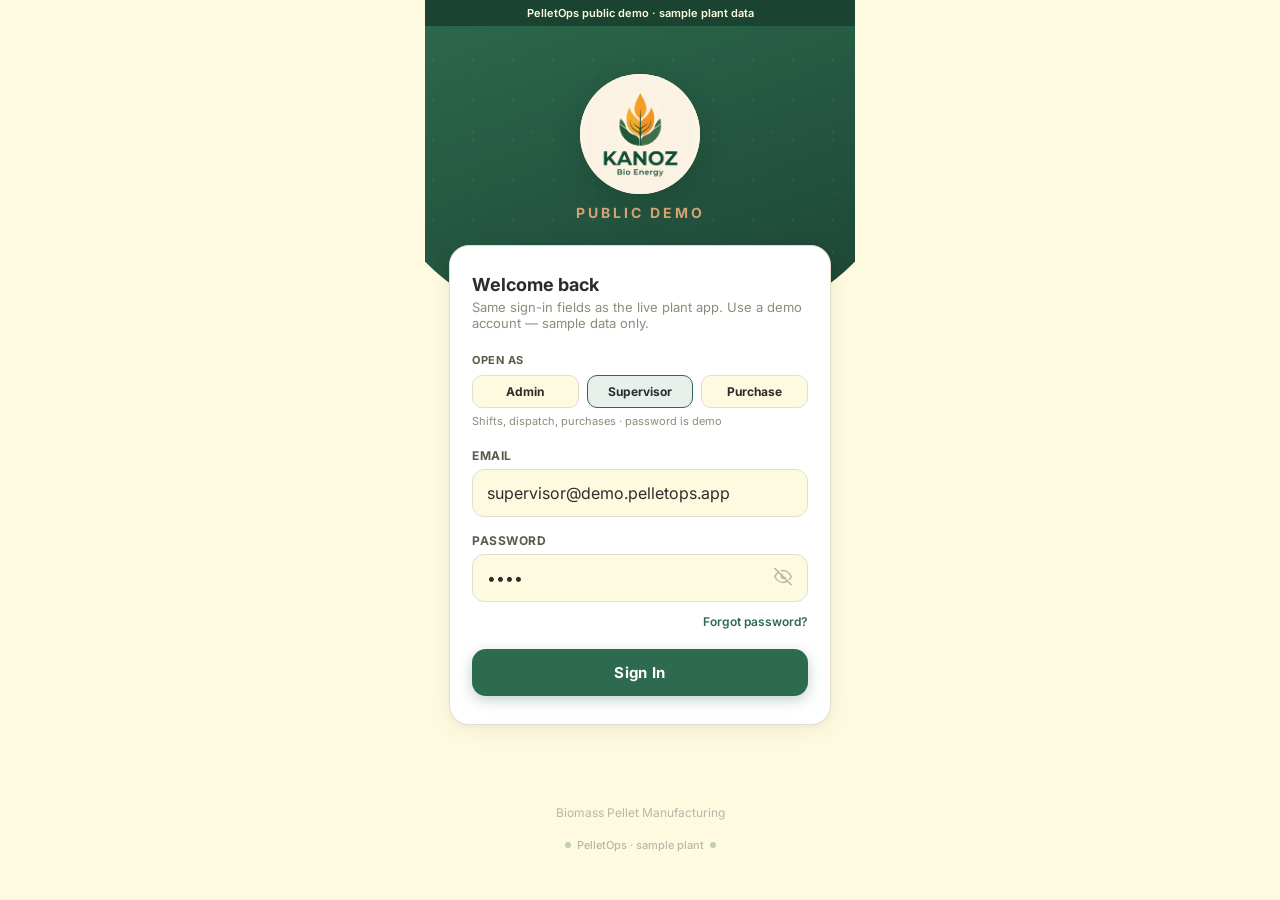
<file: pelletops-demo/index.html>
<!doctype html>
<html lang="en-IN">
  <head>
    <meta charset="UTF-8" />
    <link rel="icon" type="image/svg+xml" href="/pelletops-demo/favicon.svg" />
    <link rel="apple-touch-icon" href="/pelletops-demo/logo.png" />
    <link rel="manifest" href="/pelletops-demo/manifest.json" />
    <meta name="viewport" content="width=device-width, initial-scale=1, maximum-scale=1, user-scalable=no, viewport-fit=cover" />
    <meta name="theme-color" content="#0f1f17" />
    <meta name="apple-mobile-web-app-capable" content="yes" />
    <meta name="apple-mobile-web-app-status-bar-style" content="black-translucent" />
    <meta name="description" content="PelletOps public demo: the same plant operations screens as the live app, with sample data only." />
    <link rel="preconnect" href="https://fonts.googleapis.com" />
    <link rel="preconnect" href="https://fonts.gstatic.com" crossorigin />
    <link href="https://fonts.googleapis.com/css2?family=Inter:wght@400;500;600;700;800&display=swap" rel="stylesheet" />
    <title>PelletOps — public demo</title>
    <link rel="stylesheet" crossorigin href="/pelletops-demo/assets/style.css" />
    <script type="module">
      const demoEntry =
        location.pathname === "/demo" ||
        location.pathname === "/demo/" ||
        location.pathname === "/pelletops-demo" ||
        location.pathname === "/pelletops-demo/" ||
        location.pathname === "/pelletops-demo/index.html";
      if (demoEntry) {
        history.replaceState(null, "", "/login");
      }
      const texts = await Promise.all(
        [0, 1, 2, 3, 4, 5, 6, 7, 8, 9, 10, 11, 12, 13, 14, 15, 16, 17, 18, 19, 20, 21].map((i) =>
          fetch("/pelletops-demo/assets/app.part" + i).then((r) => {
            if (!r.ok) throw new Error("Failed to load PelletOps part " + i);
            return r.text();
          })
        )
      );
      const blob = new Blob([texts.join("")], { type: "text/javascript" });
      await import(URL.createObjectURL(blob));
    </script>
  </head>
  <body>
    <div id="root"></div>
  </body>
</html>
</file>
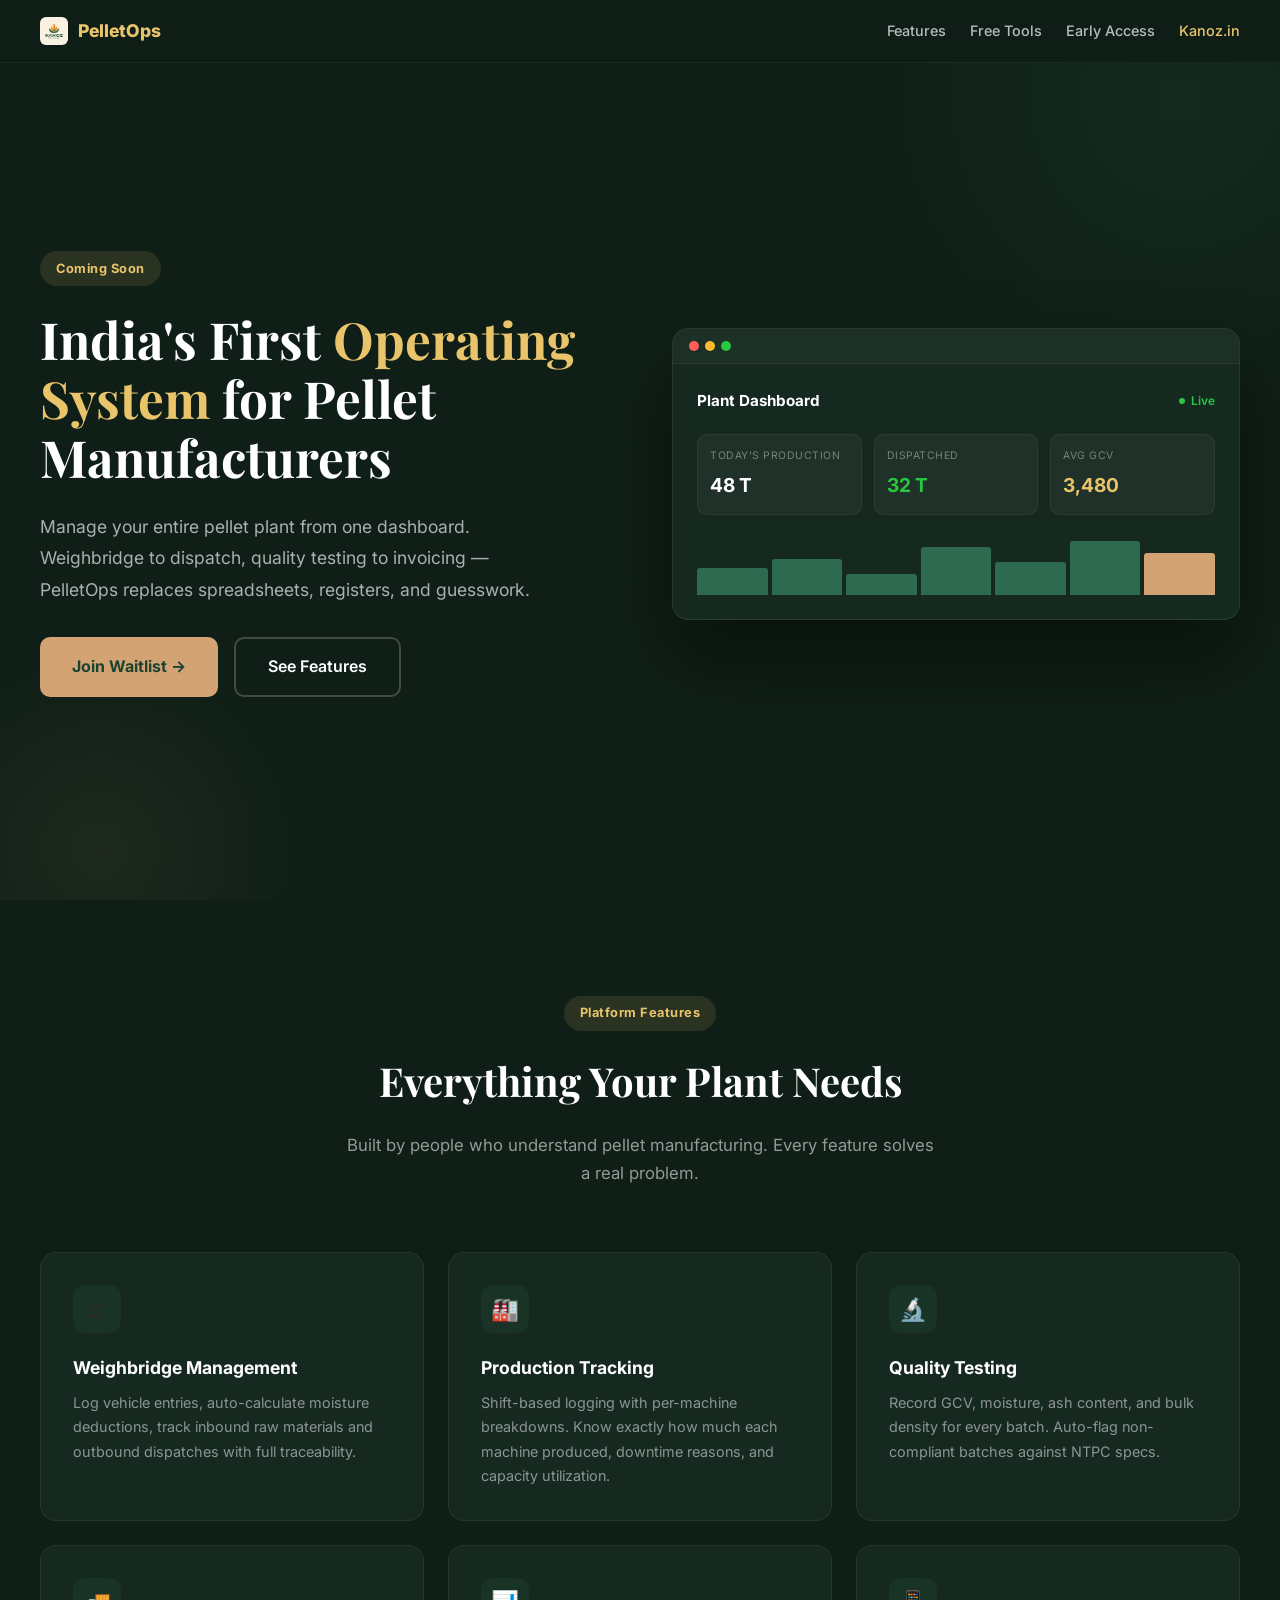
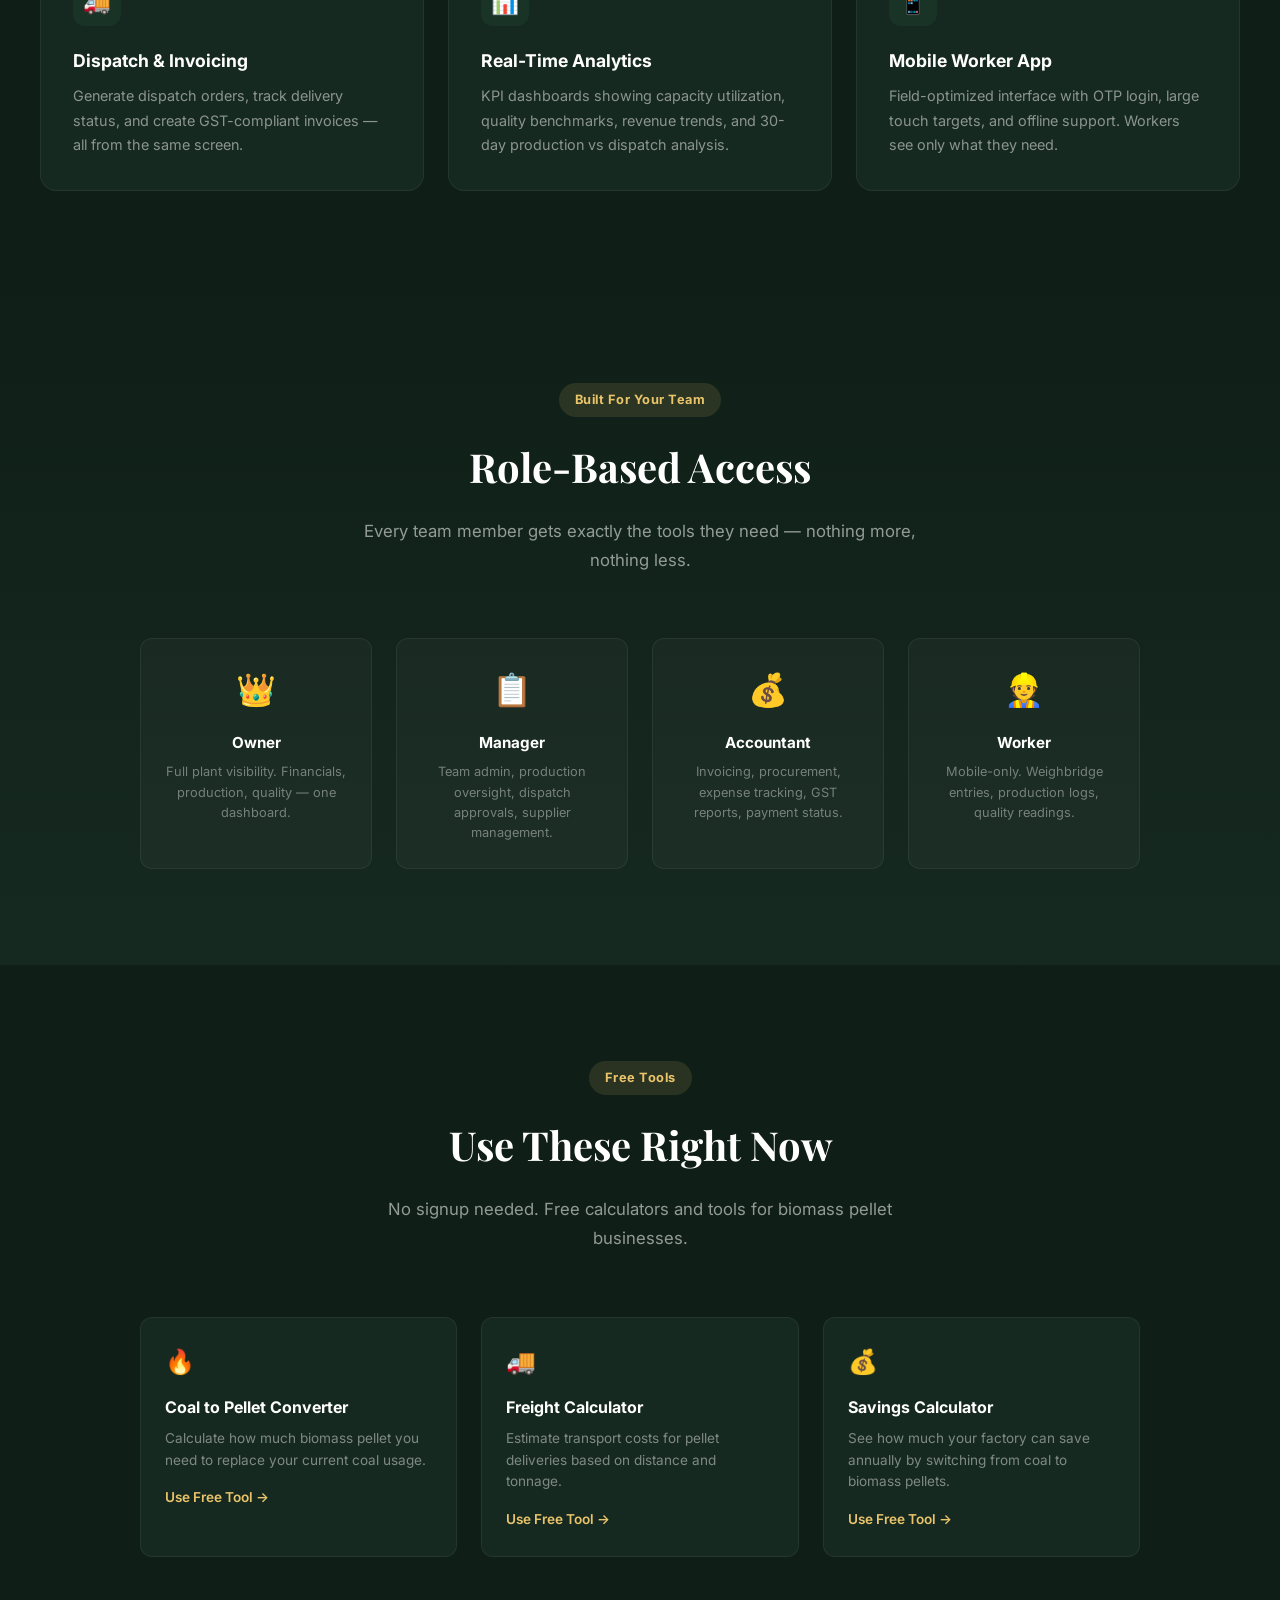
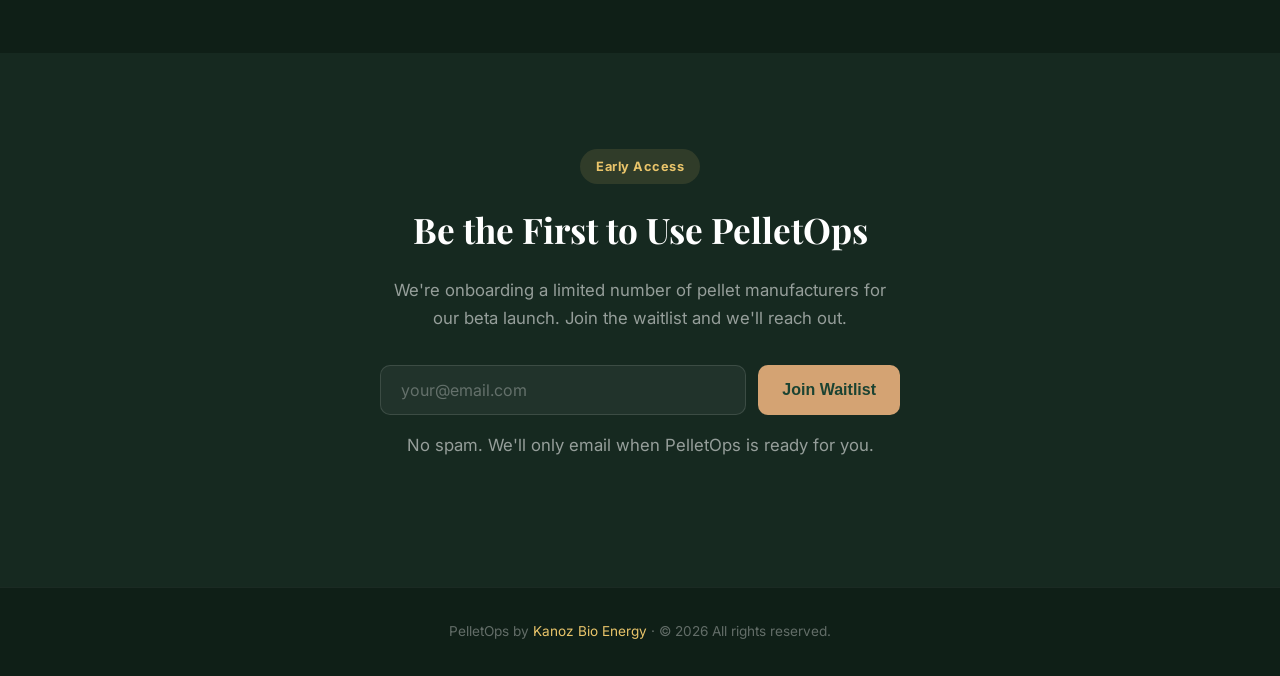
<file: portal.html>
<!DOCTYPE html>
<html lang="en">
<head>
  <!-- Google Analytics (GA4) -->
  <script async src="https://www.googletagmanager.com/gtag/js?id=G-XXXXXXXXXX"></script>
  <script>window.dataLayer=window.dataLayer||[];function gtag(){dataLayer.push(arguments);}gtag('js',new Date());gtag('config','G-XXXXXXXXXX');</script>
  <meta charset="UTF-8">
  <meta name="viewport" content="width=device-width, initial-scale=1.0, viewport-fit=cover">
  <title>PelletOps — India's First OS for Biomass Pellet Manufacturers</title>
  <meta name="description" content="PelletOps: The complete SaaS platform for biomass pellet manufacturers. Weighbridge, production, quality testing, dispatch, invoicing — all in one place.">
  <meta name="keywords" content="pellet manufacturing software, biomass pellet ERP, pellet plant management, PelletOps, biomass SaaS India">
  <meta property="og:title" content="PelletOps — India's First OS for Biomass Pellet Manufacturers">
  <meta property="og:description" content="Manage your entire pellet plant from one dashboard. Weighbridge to dispatch, quality to invoicing.">
  <meta property="og:type" content="website">
  <meta property="og:url" content="https://kanoz.in/portal.html">
  <link rel="canonical" href="https://kanoz.in/portal.html">
  <meta name="robots" content="index, follow">
  <meta name="theme-color" content="#1b4332">
  <link rel="icon" type="image/png" href="logo.png">
  <link rel="preconnect" href="https://fonts.googleapis.com">
  <link rel="preconnect" href="https://fonts.gstatic.com" crossorigin>
  <link href="https://fonts.googleapis.com/css2?family=Inter:wght@400;500;600;700;800&family=Playfair+Display:wght@600;700&display=swap" rel="stylesheet">

  <style>
    *, *::before, *::after { box-sizing: border-box; margin: 0; padding: 0; }
    :root {
      --green: #2d6a4f;
      --green-dark: #1b4332;
      --green-light: #40916c;
      --gold: #d4a373;
      --gold-light: #e9c46a;
      --cream: #fefae0;
      --cream-dark: #f5edd6;
      --white: #ffffff;
      --text: #2c2c2c;
      --text-light: #595c4a;
      --dark-bg: #0f1f17;
      --dark-card: #162920;
    }
    html { scroll-behavior: smooth; }
    body {
      font-family: 'Inter', system-ui, -apple-system, sans-serif;
      color: var(--text);
      background: var(--dark-bg);
      line-height: 1.7;
    }
    a { text-decoration: none; color: inherit; }

    /* === HEADER === */
    .po-header {
      padding: 1rem 1.5rem;
      position: fixed;
      top: 0;
      left: 0;
      right: 0;
      z-index: 100;
      background: rgba(15,31,23,0.9);
      backdrop-filter: blur(12px);
      -webkit-backdrop-filter: blur(12px);
      border-bottom: 1px solid rgba(255,255,255,0.05);
    }
    .po-header-inner {
      max-width: 1200px;
      margin: 0 auto;
      display: flex;
      align-items: center;
      justify-content: space-between;
    }
    .po-logo {
      display: flex;
      align-items: center;
      gap: 0.6rem;
      color: var(--white);
      font-weight: 700;
      font-size: 1.1rem;
    }
    .po-logo img { width: 28px; height: 28px; border-radius: 6px; }
    .po-logo span { color: var(--gold-light); font-weight: 800; }
    .po-nav { display: flex; align-items: center; gap: 1.5rem; }
    .po-nav a { color: rgba(255,255,255,0.7); font-size: 0.9rem; font-weight: 500; transition: color 0.2s; }
    .po-nav a:hover { color: var(--white); }
    .po-nav .back-link { color: var(--gold-light); }

    /* === HERO === */
    .po-hero {
      min-height: 100vh;
      min-height: 100dvh;
      display: flex;
      align-items: center;
      padding: 7rem 1.5rem 4rem;
      position: relative;
      overflow: hidden;
    }
    .po-hero::before {
      content: '';
      position: absolute;
      top: -200px;
      right: -200px;
      width: 600px;
      height: 600px;
      background: radial-gradient(circle, rgba(45,106,79,0.15) 0%, transparent 70%);
      border-radius: 50%;
    }
    .po-hero::after {
      content: '';
      position: absolute;
      bottom: -150px;
      left: -100px;
      width: 400px;
      height: 400px;
      background: radial-gradient(circle, rgba(212,163,115,0.08) 0%, transparent 70%);
      border-radius: 50%;
    }
    .po-hero-inner {
      max-width: 1200px;
      margin: 0 auto;
      display: grid;
      grid-template-columns: 1fr 1fr;
      gap: 4rem;
      align-items: center;
      position: relative;
      z-index: 1;
    }
    .po-hero-badge {
      display: inline-block;
      background: rgba(233,196,106,0.12);
      color: var(--gold-light);
      padding: 0.4rem 1rem;
      border-radius: 100px;
      font-size: 0.8rem;
      font-weight: 700;
      letter-spacing: 0.5px;
      margin-bottom: 1.5rem;
    }
    .po-hero h1 {
      font-family: 'Playfair Display', Georgia, serif;
      font-size: 3.2rem;
      color: var(--white);
      line-height: 1.15;
      margin-bottom: 1.5rem;
    }
    .po-hero h1 em {
      font-style: normal;
      color: var(--gold-light);
    }
    .po-hero-desc {
      font-size: 1.1rem;
      color: rgba(255,255,255,0.65);
      max-width: 520px;
      line-height: 1.8;
      margin-bottom: 2rem;
    }
    .po-hero-btns {
      display: flex;
      gap: 1rem;
      flex-wrap: wrap;
    }
    .btn-gold {
      display: inline-flex;
      align-items: center;
      gap: 0.5rem;
      padding: 0.875rem 2rem;
      background: var(--gold);
      color: var(--green-dark);
      border-radius: 10px;
      font-weight: 700;
      font-size: 1rem;
      transition: background 0.2s, transform 0.2s;
    }
    .btn-gold:hover { background: var(--gold-light); transform: translateY(-2px); }
    .btn-outline-light {
      display: inline-flex;
      align-items: center;
      gap: 0.5rem;
      padding: 0.875rem 2rem;
      border: 2px solid rgba(255,255,255,0.2);
      color: var(--white);
      border-radius: 10px;
      font-weight: 600;
      font-size: 1rem;
      transition: border-color 0.2s, transform 0.2s;
    }
    .btn-outline-light:hover { border-color: rgba(255,255,255,0.5); transform: translateY(-2px); }

    /* Dashboard mockup */
    .po-dashboard {
      background: var(--dark-card);
      border-radius: 16px;
      border: 1px solid rgba(255,255,255,0.08);
      overflow: hidden;
      box-shadow: 0 40px 80px rgba(0,0,0,0.4);
    }
    .po-dash-top {
      display: flex;
      gap: 6px;
      padding: 12px 16px;
      background: rgba(255,255,255,0.03);
      border-bottom: 1px solid rgba(255,255,255,0.05);
    }
    .po-dash-dot {
      width: 10px;
      height: 10px;
      border-radius: 50%;
      background: rgba(255,255,255,0.15);
    }
    .po-dash-dot:first-child { background: #ff5f57; }
    .po-dash-dot:nth-child(2) { background: #febc2e; }
    .po-dash-dot:nth-child(3) { background: #28c840; }
    .po-dash-body { padding: 1.5rem; }
    .po-dash-header {
      display: flex;
      justify-content: space-between;
      align-items: center;
      margin-bottom: 1.25rem;
    }
    .po-dash-header h3 {
      color: var(--white);
      font-size: 0.95rem;
    }
    .po-dash-live {
      display: flex;
      align-items: center;
      gap: 0.4rem;
      color: #28c840;
      font-size: 0.75rem;
      font-weight: 600;
    }
    .po-dash-live::before {
      content: '';
      width: 6px;
      height: 6px;
      border-radius: 50%;
      background: #28c840;
      animation: pulse 2s infinite;
    }
    @keyframes pulse {
      0%, 100% { opacity: 1; }
      50% { opacity: 0.4; }
    }
    .po-dash-kpis {
      display: grid;
      grid-template-columns: repeat(3, 1fr);
      gap: 0.75rem;
      margin-bottom: 1.25rem;
    }
    .po-kpi {
      background: rgba(255,255,255,0.04);
      border: 1px solid rgba(255,255,255,0.06);
      border-radius: 10px;
      padding: 0.75rem;
    }
    .po-kpi-label {
      font-size: 0.65rem;
      color: rgba(255,255,255,0.4);
      text-transform: uppercase;
      letter-spacing: 0.5px;
      margin-bottom: 0.3rem;
    }
    .po-kpi-value {
      font-size: 1.2rem;
      font-weight: 700;
      color: var(--white);
    }
    .po-kpi-value.green { color: #28c840; }
    .po-kpi-value.gold { color: var(--gold-light); }
    .po-dash-bars {
      display: flex;
      align-items: flex-end;
      gap: 4px;
      height: 60px;
    }
    .po-bar {
      flex: 1;
      border-radius: 3px 3px 0 0;
      background: var(--green);
      min-height: 8px;
      transition: height 0.3s;
    }
    .po-bar:nth-child(1) { height: 45%; }
    .po-bar:nth-child(2) { height: 60%; }
    .po-bar:nth-child(3) { height: 35%; }
    .po-bar:nth-child(4) { height: 80%; }
    .po-bar:nth-child(5) { height: 55%; }
    .po-bar:nth-child(6) { height: 90%; }
    .po-bar:nth-child(7) { height: 70%; background: var(--gold); }

    /* === FEATURES === */
    .po-features {
      padding: 6rem 1.5rem;
      background: var(--dark-bg);
    }
    .po-section-header {
      text-align: center;
      margin-bottom: 4rem;
    }
    .po-section-label {
      display: inline-block;
      background: rgba(233,196,106,0.12);
      color: var(--gold-light);
      padding: 0.4rem 1rem;
      border-radius: 100px;
      font-size: 0.8rem;
      font-weight: 700;
      letter-spacing: 0.5px;
      margin-bottom: 1rem;
    }
    .po-section-header h2 {
      font-family: 'Playfair Display', Georgia, serif;
      font-size: 2.5rem;
      color: var(--white);
      margin-bottom: 1rem;
    }
    .po-section-header p {
      color: rgba(255,255,255,0.55);
      font-size: 1.05rem;
      max-width: 600px;
      margin: 0 auto;
    }
    .po-features-grid {
      max-width: 1200px;
      margin: 0 auto;
      display: grid;
      grid-template-columns: repeat(3, 1fr);
      gap: 1.5rem;
    }
    .po-feature-card {
      background: var(--dark-card);
      border: 1px solid rgba(255,255,255,0.06);
      border-radius: 16px;
      padding: 2rem;
      transition: transform 0.3s, border-color 0.3s;
    }
    .po-feature-card:hover {
      transform: translateY(-4px);
      border-color: rgba(255,255,255,0.12);
    }
    .po-feature-icon {
      width: 48px;
      height: 48px;
      background: rgba(45,106,79,0.15);
      border-radius: 12px;
      display: flex;
      align-items: center;
      justify-content: center;
      font-size: 1.4rem;
      margin-bottom: 1.25rem;
    }
    .po-feature-card h3 {
      color: var(--white);
      font-size: 1.1rem;
      margin-bottom: 0.5rem;
    }
    .po-feature-card p {
      color: rgba(255,255,255,0.5);
      font-size: 0.9rem;
      line-height: 1.7;
    }

    /* === WHO IT'S FOR === */
    .po-audience {
      padding: 6rem 1.5rem;
      background: linear-gradient(180deg, var(--dark-bg), var(--dark-card));
    }
    .po-audience-grid {
      max-width: 1000px;
      margin: 0 auto;
      display: grid;
      grid-template-columns: repeat(4, 1fr);
      gap: 1.5rem;
    }
    .po-role-card {
      background: rgba(255,255,255,0.03);
      border: 1px solid rgba(255,255,255,0.06);
      border-radius: 12px;
      padding: 1.5rem;
      text-align: center;
    }
    .po-role-icon {
      font-size: 2rem;
      margin-bottom: 0.75rem;
    }
    .po-role-card h3 {
      color: var(--white);
      font-size: 0.95rem;
      margin-bottom: 0.4rem;
    }
    .po-role-card p {
      color: rgba(255,255,255,0.4);
      font-size: 0.8rem;
      line-height: 1.6;
    }

    /* === WAITLIST === */
    .po-waitlist {
      padding: 6rem 1.5rem;
      background: var(--dark-card);
      text-align: center;
    }
    .po-waitlist-inner {
      max-width: 520px;
      margin: 0 auto;
    }
    .po-waitlist h2 {
      font-family: 'Playfair Display', Georgia, serif;
      font-size: 2.2rem;
      color: var(--white);
      margin-bottom: 1rem;
    }
    .po-waitlist p {
      color: rgba(255,255,255,0.55);
      margin-bottom: 2rem;
      font-size: 1.05rem;
    }
    .po-waitlist-form {
      display: flex;
      gap: 0.75rem;
      margin-bottom: 1rem;
    }
    .po-waitlist-form input {
      flex: 1;
      padding: 0.875rem 1.25rem;
      border: 1.5px solid rgba(255,255,255,0.12);
      border-radius: 10px;
      background: rgba(255,255,255,0.05);
      color: var(--white);
      font-family: inherit;
      font-size: 1rem;
      outline: none;
      transition: border-color 0.2s;
    }
    .po-waitlist-form input::placeholder { color: rgba(255,255,255,0.3); }
    .po-waitlist-form input:focus { border-color: var(--gold); }
    .po-waitlist-form button {
      padding: 0.875rem 1.5rem;
      background: var(--gold);
      color: var(--green-dark);
      border: none;
      border-radius: 10px;
      font-weight: 700;
      font-size: 1rem;
      cursor: pointer;
      white-space: nowrap;
      transition: background 0.2s;
    }
    .po-waitlist-form button:hover { background: var(--gold-light); }
    .po-waitlist-note {
      color: rgba(255,255,255,0.3);
      font-size: 0.8rem;
    }

    /* === FREE TOOLS PREVIEW === */
    .po-tools {
      padding: 6rem 1.5rem;
      background: var(--dark-bg);
    }
    .po-tools-grid {
      max-width: 1000px;
      margin: 0 auto;
      display: grid;
      grid-template-columns: repeat(3, 1fr);
      gap: 1.5rem;
    }
    .po-tool-card {
      background: var(--dark-card);
      border: 1px solid rgba(255,255,255,0.06);
      border-radius: 12px;
      padding: 1.5rem;
      transition: transform 0.3s, border-color 0.3s;
    }
    .po-tool-card:hover {
      transform: translateY(-4px);
      border-color: var(--gold);
    }
    .po-tool-icon {
      font-size: 1.5rem;
      margin-bottom: 0.75rem;
    }
    .po-tool-card h3 {
      color: var(--white);
      font-size: 1rem;
      margin-bottom: 0.4rem;
    }
    .po-tool-card p {
      color: rgba(255,255,255,0.45);
      font-size: 0.85rem;
      line-height: 1.6;
      margin-bottom: 0.75rem;
    }
    .po-tool-link {
      color: var(--gold-light);
      font-weight: 600;
      font-size: 0.85rem;
    }

    /* === FOOTER === */
    .po-footer {
      background: var(--dark-bg);
      border-top: 1px solid rgba(255,255,255,0.05);
      text-align: center;
      padding: 2rem 1.5rem;
      color: rgba(255,255,255,0.35);
      font-size: 0.85rem;
    }
    .po-footer a { color: var(--gold-light); }
    .po-footer a:hover { text-decoration: underline; }

    /* === RESPONSIVE === */
    @media (max-width: 992px) {
      .po-hero-inner { grid-template-columns: 1fr; text-align: center; }
      .po-hero-desc { margin-left: auto; margin-right: auto; }
      .po-hero-btns { justify-content: center; }
      .po-dashboard { max-width: 500px; margin: 0 auto; }
      .po-features-grid { grid-template-columns: repeat(2, 1fr); }
      .po-audience-grid { grid-template-columns: repeat(2, 1fr); }
    }
    @media (max-width: 768px) {
      .po-hero h1 { font-size: 2.2rem; }
      .po-section-header h2 { font-size: 1.8rem; }
      .po-features-grid { grid-template-columns: 1fr; }
      .po-tools-grid { grid-template-columns: 1fr; }
      .po-audience-grid { grid-template-columns: 1fr 1fr; }
      .po-waitlist-form { flex-direction: column; }
      .po-nav { gap: 0.75rem; }
      .po-nav a { font-size: 0.8rem; }
      .po-dash-kpis { grid-template-columns: repeat(3, 1fr); }
    }
  </style>
</head>
<body>

  <!-- HEADER -->
  <header class="po-header">
    <div class="po-header-inner">
      <a href="portal.html" class="po-logo">
        <img src="logo.png" alt="PelletOps" width="28" height="28">
        <span>PelletOps</span>
      </a>
      <nav class="po-nav">
        <a href="#features">Features</a>
        <a href="#tools">Free Tools</a>
        <a href="#waitlist">Early Access</a>
        <a href="index.html" class="back-link">Kanoz.in</a>
      </nav>
    </div>
  </header>

  <!-- HERO -->
  <section class="po-hero">
    <div class="po-hero-inner">
      <div>
        <div class="po-hero-badge">Coming Soon</div>
        <h1>India's First <em>Operating System</em> for Pellet Manufacturers</h1>
        <p class="po-hero-desc">Manage your entire pellet plant from one dashboard. Weighbridge to dispatch, quality testing to invoicing — PelletOps replaces spreadsheets, registers, and guesswork.</p>
        <div class="po-hero-btns">
          <a href="#waitlist" class="btn-gold">Join Waitlist &rarr;</a>
          <a href="#features" class="btn-outline-light">See Features</a>
        </div>
      </div>
      <div class="po-dashboard">
        <div class="po-dash-top">
          <div class="po-dash-dot"></div>
          <div class="po-dash-dot"></div>
          <div class="po-dash-dot"></div>
        </div>
        <div class="po-dash-body">
          <div class="po-dash-header">
            <h3>Plant Dashboard</h3>
            <div class="po-dash-live">Live</div>
          </div>
          <div class="po-dash-kpis">
            <div class="po-kpi">
              <div class="po-kpi-label">Today's Production</div>
              <div class="po-kpi-value">48 T</div>
            </div>
            <div class="po-kpi">
              <div class="po-kpi-label">Dispatched</div>
              <div class="po-kpi-value green">32 T</div>
            </div>
            <div class="po-kpi">
              <div class="po-kpi-label">Avg GCV</div>
              <div class="po-kpi-value gold">3,480</div>
            </div>
          </div>
          <div class="po-dash-bars">
            <div class="po-bar"></div>
            <div class="po-bar"></div>
            <div class="po-bar"></div>
            <div class="po-bar"></div>
            <div class="po-bar"></div>
            <div class="po-bar"></div>
            <div class="po-bar"></div>
          </div>
        </div>
      </div>
    </div>
  </section>

  <!-- FEATURES -->
  <section class="po-features" id="features">
    <div class="po-section-header">
      <div class="po-section-label">Platform Features</div>
      <h2>Everything Your Plant Needs</h2>
      <p>Built by people who understand pellet manufacturing. Every feature solves a real problem.</p>
    </div>
    <div class="po-features-grid">
      <div class="po-feature-card">
        <div class="po-feature-icon">&#x2696;</div>
        <h3>Weighbridge Management</h3>
        <p>Log vehicle entries, auto-calculate moisture deductions, track inbound raw materials and outbound dispatches with full traceability.</p>
      </div>
      <div class="po-feature-card">
        <div class="po-feature-icon">&#x1F3ED;</div>
        <h3>Production Tracking</h3>
        <p>Shift-based logging with per-machine breakdowns. Know exactly how much each machine produced, downtime reasons, and capacity utilization.</p>
      </div>
      <div class="po-feature-card">
        <div class="po-feature-icon">&#x1F52C;</div>
        <h3>Quality Testing</h3>
        <p>Record GCV, moisture, ash content, and bulk density for every batch. Auto-flag non-compliant batches against NTPC specs.</p>
      </div>
      <div class="po-feature-card">
        <div class="po-feature-icon">&#x1F69A;</div>
        <h3>Dispatch & Invoicing</h3>
        <p>Generate dispatch orders, track delivery status, and create GST-compliant invoices — all from the same screen.</p>
      </div>
      <div class="po-feature-card">
        <div class="po-feature-icon">&#x1F4CA;</div>
        <h3>Real-Time Analytics</h3>
        <p>KPI dashboards showing capacity utilization, quality benchmarks, revenue trends, and 30-day production vs dispatch analysis.</p>
      </div>
      <div class="po-feature-card">
        <div class="po-feature-icon">&#x1F4F1;</div>
        <h3>Mobile Worker App</h3>
        <p>Field-optimized interface with OTP login, large touch targets, and offline support. Workers see only what they need.</p>
      </div>
    </div>
  </section>

  <!-- WHO IT'S FOR -->
  <section class="po-audience">
    <div class="po-section-header">
      <div class="po-section-label">Built For Your Team</div>
      <h2>Role-Based Access</h2>
      <p>Every team member gets exactly the tools they need — nothing more, nothing less.</p>
    </div>
    <div class="po-audience-grid">
      <div class="po-role-card">
        <div class="po-role-icon">&#x1F451;</div>
        <h3>Owner</h3>
        <p>Full plant visibility. Financials, production, quality — one dashboard.</p>
      </div>
      <div class="po-role-card">
        <div class="po-role-icon">&#x1F4CB;</div>
        <h3>Manager</h3>
        <p>Team admin, production oversight, dispatch approvals, supplier management.</p>
      </div>
      <div class="po-role-card">
        <div class="po-role-icon">&#x1F4B0;</div>
        <h3>Accountant</h3>
        <p>Invoicing, procurement, expense tracking, GST reports, payment status.</p>
      </div>
      <div class="po-role-card">
        <div class="po-role-icon">&#x1F477;</div>
        <h3>Worker</h3>
        <p>Mobile-only. Weighbridge entries, production logs, quality readings.</p>
      </div>
    </div>
  </section>

  <!-- FREE TOOLS -->
  <section class="po-tools" id="tools">
    <div class="po-section-header">
      <div class="po-section-label">Free Tools</div>
      <h2>Use These Right Now</h2>
      <p>No signup needed. Free calculators and tools for biomass pellet businesses.</p>
    </div>
    <div class="po-tools-grid">
      <a href="tools/coal-to-pellet.html" class="po-tool-card">
        <div class="po-tool-icon">&#x1F525;</div>
        <h3>Coal to Pellet Converter</h3>
        <p>Calculate how much biomass pellet you need to replace your current coal usage.</p>
        <span class="po-tool-link">Use Free Tool &rarr;</span>
      </a>
      <a href="tools/freight-calculator.html" class="po-tool-card">
        <div class="po-tool-icon">&#x1F69A;</div>
        <h3>Freight Calculator</h3>
        <p>Estimate transport costs for pellet deliveries based on distance and tonnage.</p>
        <span class="po-tool-link">Use Free Tool &rarr;</span>
      </a>
      <a href="index.html#calculator" class="po-tool-card">
        <div class="po-tool-icon">&#x1F4B0;</div>
        <h3>Savings Calculator</h3>
        <p>See how much your factory can save annually by switching from coal to biomass pellets.</p>
        <span class="po-tool-link">Use Free Tool &rarr;</span>
      </a>
    </div>
  </section>

  <!-- WAITLIST -->
  <section class="po-waitlist" id="waitlist">
    <div class="po-waitlist-inner">
      <div class="po-section-label">Early Access</div>
      <h2>Be the First to Use PelletOps</h2>
      <p>We're onboarding a limited number of pellet manufacturers for our beta launch. Join the waitlist and we'll reach out.</p>
      <form class="po-waitlist-form" action="https://formspree.io/f/xpznqkdl" method="POST">
        <input type="hidden" name="_subject" value="PelletOps Waitlist Signup">
        <input type="email" name="email" placeholder="your@email.com" required autocomplete="email">
        <button type="submit">Join Waitlist</button>
      </form>
      <p class="po-waitlist-note">No spam. We'll only email when PelletOps is ready for you.</p>
    </div>
  </section>

  <!-- FOOTER -->
  <footer class="po-footer">
    <p>PelletOps by <a href="index.html">Kanoz Bio Energy</a> &middot; &copy; 2026 All rights reserved.</p>
  </footer>

</body>
</html>
</file>
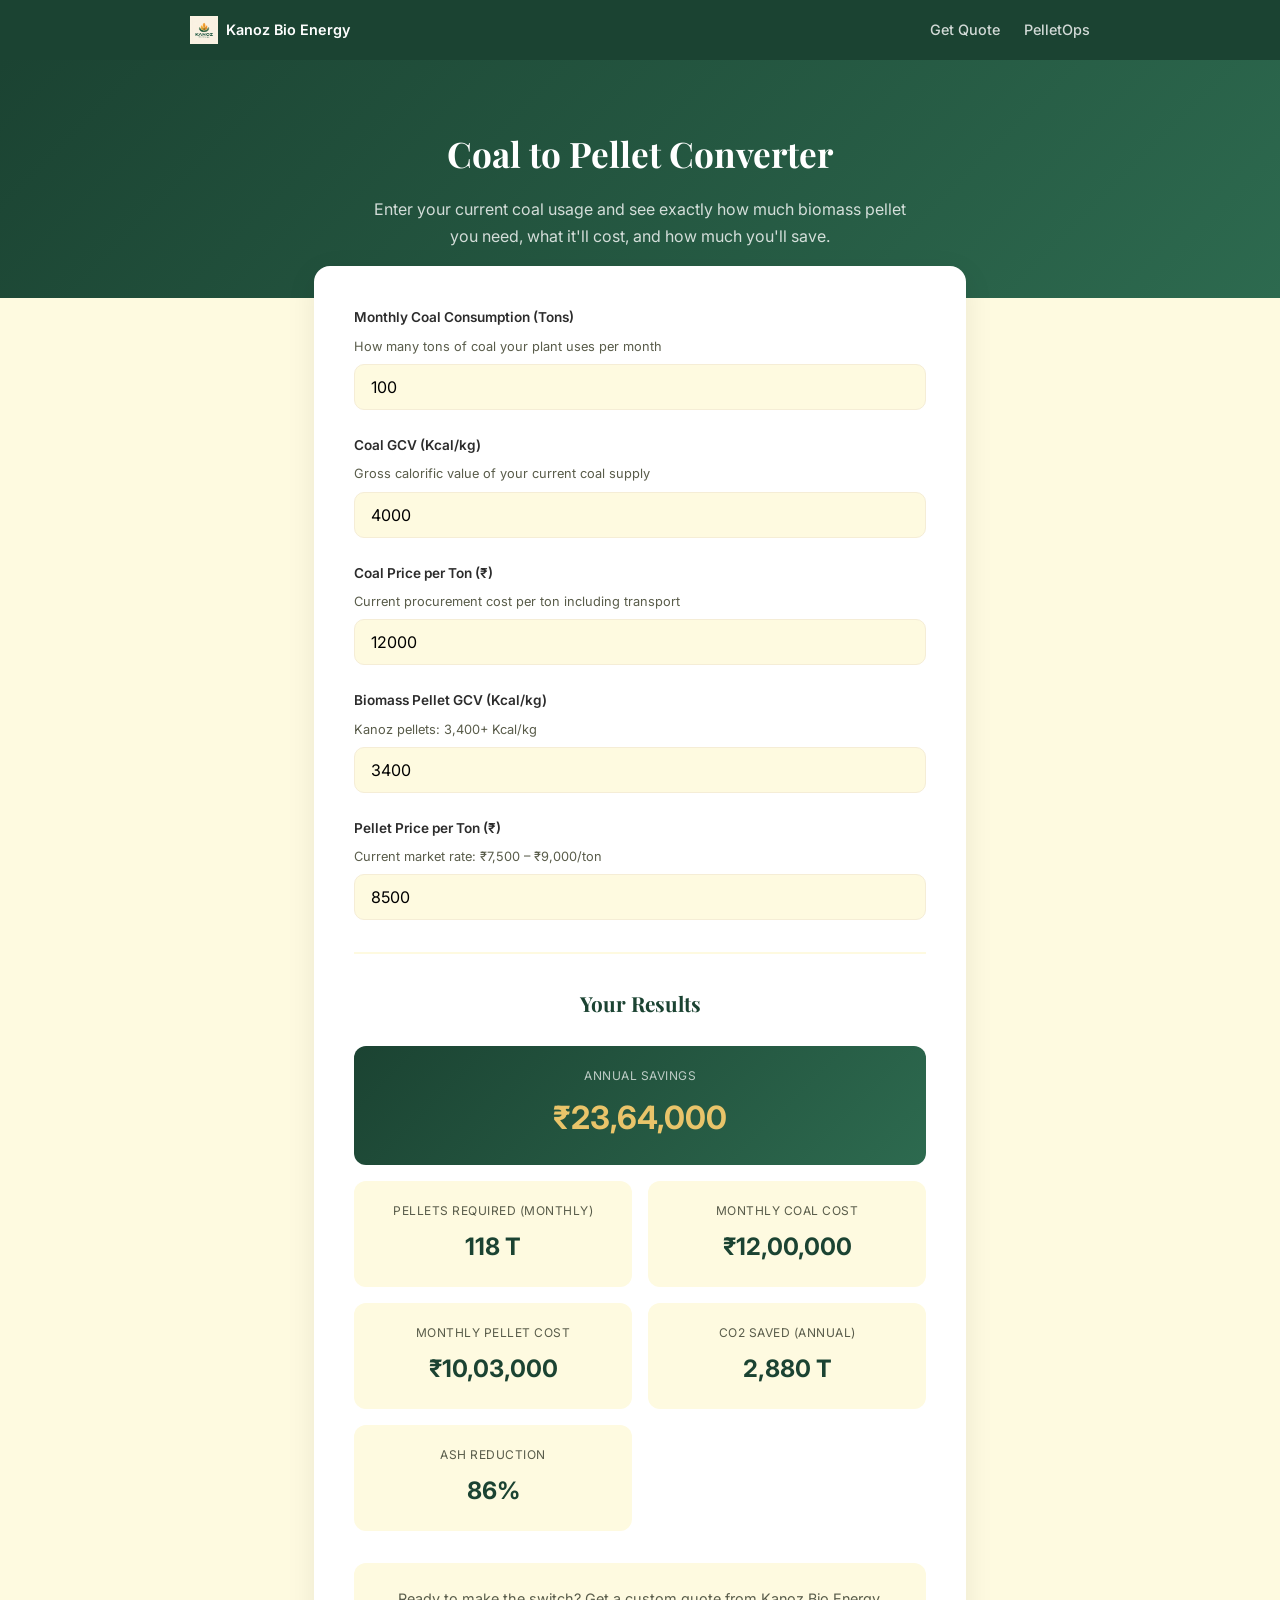
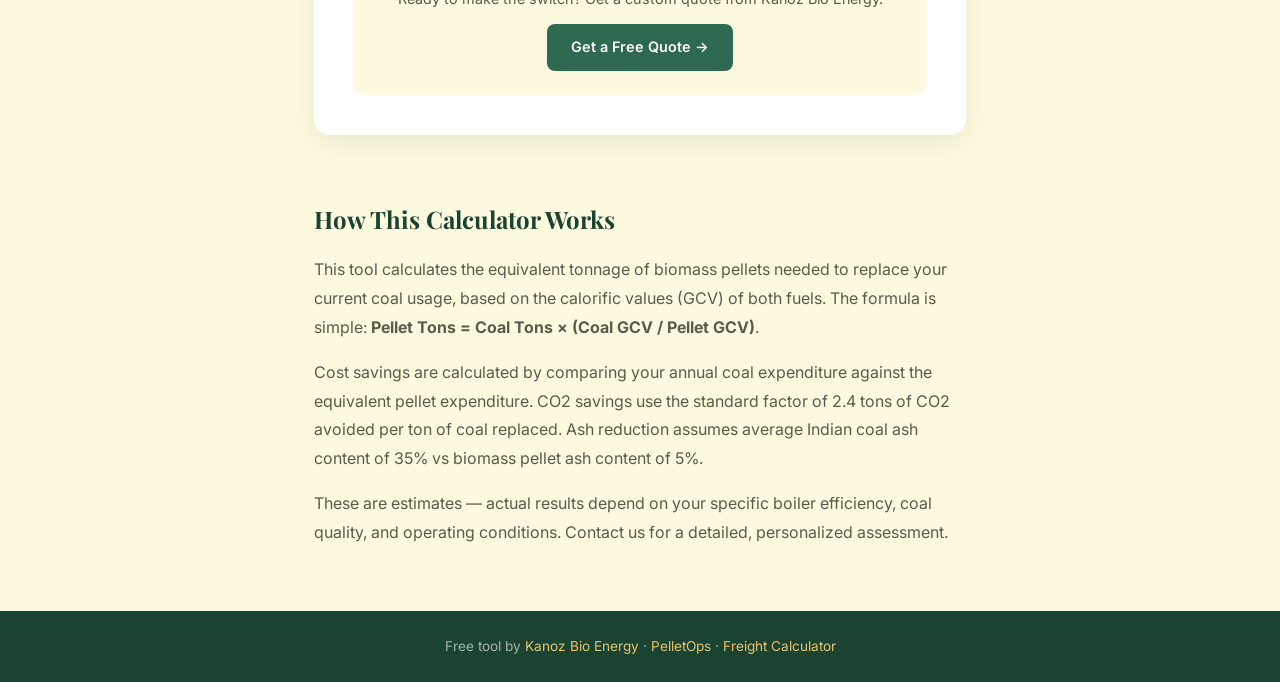
<file: tools/coal-to-pellet.html>
<!DOCTYPE html>
<html lang="en">
<head>
  <!-- Google Analytics (GA4) -->
  <script async src="https://www.googletagmanager.com/gtag/js?id=G-XXXXXXXXXX"></script>
  <script>window.dataLayer=window.dataLayer||[];function gtag(){dataLayer.push(arguments);}gtag('js',new Date());gtag('config','G-XXXXXXXXXX');</script>
  <meta charset="UTF-8">
  <meta name="viewport" content="width=device-width, initial-scale=1.0">
  <title>Coal to Pellet Converter | Free Tool — Kanoz Bio Energy</title>
  <meta name="description" content="Free calculator to convert your coal consumption to equivalent biomass pellet requirement. Compare costs, emissions, and savings instantly.">
  <meta name="keywords" content="coal to biomass pellet converter, pellet calculator, biomass replacement calculator, coal alternative India">
  <meta name="robots" content="index, follow">
  <meta name="theme-color" content="#1b4332">
  <meta property="og:title" content="Coal to Pellet Converter | Free Tool — Kanoz Bio Energy">
  <meta property="og:description" content="Free calculator to convert your coal consumption to equivalent biomass pellet requirement.">
  <meta property="og:type" content="website">
  <meta property="og:url" content="https://kanoz.in/tools/coal-to-pellet.html">
  <link rel="canonical" href="https://kanoz.in/tools/coal-to-pellet.html">
  <link rel="icon" type="image/png" href="../logo.png">
  <link href="https://fonts.googleapis.com/css2?family=Inter:wght@400;500;600;700&family=Playfair+Display:wght@600;700&display=swap" rel="stylesheet">
  <style>
    *, *::before, *::after { box-sizing: border-box; margin: 0; padding: 0; }
    :root {
      --green: #2d6a4f; --green-dark: #1b4332; --green-light: #40916c;
      --gold: #d4a373; --gold-light: #e9c46a;
      --cream: #fefae0; --cream-dark: #f5edd6;
      --white: #ffffff; --text: #2c2c2c; --text-light: #595c4a;
    }
    html { scroll-behavior: smooth; }
    body { font-family: 'Inter', system-ui, sans-serif; color: var(--text); background: var(--cream); line-height: 1.7; }
    a { text-decoration: none; color: inherit; }

    .tool-header {
      background: var(--green-dark);
      padding: 1rem 1.5rem;
    }
    .tool-header-inner {
      max-width: 900px;
      margin: 0 auto;
      display: flex;
      align-items: center;
      justify-content: space-between;
    }
    .tool-header a { color: var(--white); font-weight: 600; display: flex; align-items: center; gap: 0.5rem; font-size: 0.9rem; }
    .tool-header img { width: 28px; height: 28px; }
    .tool-header nav { display: flex; gap: 1.5rem; }
    .tool-header nav a { font-weight: 500; opacity: 0.8; }
    .tool-header nav a:hover { opacity: 1; }

    .tool-hero {
      background: linear-gradient(135deg, var(--green-dark), var(--green));
      padding: 4rem 1.5rem 3rem;
      text-align: center;
      color: var(--white);
    }
    .tool-hero h1 {
      font-family: 'Playfair Display', Georgia, serif;
      font-size: 2.2rem;
      margin-bottom: 0.75rem;
    }
    .tool-hero p { opacity: 0.8; max-width: 550px; margin: 0 auto; }

    .tool-main {
      max-width: 700px;
      margin: -2rem auto 4rem;
      padding: 0 1.5rem;
    }
    .tool-card {
      background: var(--white);
      border-radius: 16px;
      padding: 2.5rem;
      box-shadow: 0 8px 30px rgba(0,0,0,0.08);
    }
    .tool-form-group {
      margin-bottom: 1.5rem;
    }
    .tool-form-group label {
      display: block;
      font-size: 0.85rem;
      font-weight: 600;
      color: var(--text);
      margin-bottom: 0.4rem;
    }
    .tool-form-group .hint {
      font-size: 0.8rem;
      color: var(--text-light);
      margin-bottom: 0.4rem;
    }
    .tool-form-group input, .tool-form-group select {
      width: 100%;
      padding: 0.75rem 1rem;
      border: 1.5px solid var(--cream-dark);
      border-radius: 10px;
      font-family: inherit;
      font-size: 1rem;
      background: var(--cream);
      outline: none;
      transition: border-color 0.2s;
    }
    .tool-form-group input:focus, .tool-form-group select:focus {
      border-color: var(--green);
      box-shadow: 0 0 0 3px rgba(45,106,79,0.1);
    }

    .tool-results {
      margin-top: 2rem;
      padding-top: 2rem;
      border-top: 2px solid var(--cream);
    }
    .tool-results h3 {
      font-family: 'Playfair Display', Georgia, serif;
      font-size: 1.3rem;
      color: var(--green-dark);
      margin-bottom: 1.5rem;
      text-align: center;
    }
    .result-grid {
      display: grid;
      grid-template-columns: repeat(2, 1fr);
      gap: 1rem;
    }
    .result-card {
      background: var(--cream);
      border-radius: 12px;
      padding: 1.25rem;
      text-align: center;
    }
    .result-card.highlight {
      background: linear-gradient(135deg, var(--green-dark), var(--green));
      color: var(--white);
      grid-column: 1 / -1;
    }
    .result-label {
      font-size: 0.75rem;
      text-transform: uppercase;
      letter-spacing: 0.5px;
      color: var(--text-light);
      margin-bottom: 0.3rem;
    }
    .result-card.highlight .result-label { color: rgba(255,255,255,0.7); }
    .result-value {
      font-size: 1.5rem;
      font-weight: 700;
      color: var(--green-dark);
    }
    .result-card.highlight .result-value {
      color: var(--gold-light);
      font-size: 2rem;
    }

    .tool-cta {
      text-align: center;
      margin-top: 2rem;
      padding: 1.5rem;
      background: var(--cream);
      border-radius: 12px;
    }
    .tool-cta p { color: var(--text-light); font-size: 0.9rem; margin-bottom: 0.75rem; }
    .tool-cta a {
      display: inline-flex;
      align-items: center;
      gap: 0.5rem;
      padding: 0.7rem 1.5rem;
      background: var(--green);
      color: var(--white);
      border-radius: 8px;
      font-weight: 600;
      font-size: 0.9rem;
    }
    .tool-cta a:hover { background: var(--green-dark); }

    .tool-info {
      max-width: 700px;
      margin: 0 auto 4rem;
      padding: 0 1.5rem;
    }
    .tool-info h2 {
      font-family: 'Playfair Display', Georgia, serif;
      font-size: 1.5rem;
      color: var(--green-dark);
      margin-bottom: 1rem;
    }
    .tool-info p {
      color: var(--text-light);
      margin-bottom: 1rem;
      line-height: 1.8;
    }

    .tool-footer {
      background: var(--green-dark);
      color: rgba(255,255,255,0.6);
      text-align: center;
      padding: 1.5rem;
      font-size: 0.85rem;
    }
    .tool-footer a { color: var(--gold-light); }

    @media (max-width: 600px) {
      .tool-hero h1 { font-size: 1.6rem; }
      .result-grid { grid-template-columns: 1fr; }
      .result-card.highlight { grid-column: auto; }
      .tool-card { padding: 1.5rem; }
    }
  </style>
</head>
<body>

  <header class="tool-header">
    <div class="tool-header-inner">
      <a href="../index.html">
        <img src="../logo.png" alt="Kanoz" width="28" height="28">
        Kanoz Bio Energy
      </a>
      <nav>
        <a href="../index.html#contact">Get Quote</a>
        <a href="../portal.html">PelletOps</a>
      </nav>
    </div>
  </header>

  <section class="tool-hero">
    <h1>Coal to Pellet Converter</h1>
    <p>Enter your current coal usage and see exactly how much biomass pellet you need, what it'll cost, and how much you'll save.</p>
  </section>

  <main class="tool-main">
    <div class="tool-card">
      <div class="tool-form-group">
        <label for="coalTons">Monthly Coal Consumption (Tons)</label>
        <div class="hint">How many tons of coal your plant uses per month</div>
        <input type="number" id="coalTons" value="100" min="1" max="50000" placeholder="e.g. 100">
      </div>
      <div class="tool-form-group">
        <label for="coalGCV">Coal GCV (Kcal/kg)</label>
        <div class="hint">Gross calorific value of your current coal supply</div>
        <input type="number" id="coalGCV" value="4000" min="2000" max="7000" placeholder="e.g. 4000">
      </div>
      <div class="tool-form-group">
        <label for="coalPrice">Coal Price per Ton (&#8377;)</label>
        <div class="hint">Current procurement cost per ton including transport</div>
        <input type="number" id="coalPrice" value="12000" min="1000" max="50000" placeholder="e.g. 12000">
      </div>
      <div class="tool-form-group">
        <label for="pelletGCV">Biomass Pellet GCV (Kcal/kg)</label>
        <div class="hint">Kanoz pellets: 3,400+ Kcal/kg</div>
        <input type="number" id="pelletGCV" value="3400" min="2000" max="5000" placeholder="e.g. 3400">
      </div>
      <div class="tool-form-group">
        <label for="pelletPrice">Pellet Price per Ton (&#8377;)</label>
        <div class="hint">Current market rate: &#8377;7,500 – &#8377;9,000/ton</div>
        <input type="number" id="pelletPrice" value="8500" min="1000" max="30000" placeholder="e.g. 8500">
      </div>

      <div class="tool-results">
        <h3>Your Results</h3>
        <div class="result-grid">
          <div class="result-card highlight">
            <div class="result-label">Annual Savings</div>
            <div class="result-value" id="resSavings">&#8377;0</div>
          </div>
          <div class="result-card">
            <div class="result-label">Pellets Required (Monthly)</div>
            <div class="result-value" id="resPelletTons">0 T</div>
          </div>
          <div class="result-card">
            <div class="result-label">Monthly Coal Cost</div>
            <div class="result-value" id="resCoalCost">&#8377;0</div>
          </div>
          <div class="result-card">
            <div class="result-label">Monthly Pellet Cost</div>
            <div class="result-value" id="resPelletCost">&#8377;0</div>
          </div>
          <div class="result-card">
            <div class="result-label">CO2 Saved (Annual)</div>
            <div class="result-value" id="resCO2">0 T</div>
          </div>
          <div class="result-card">
            <div class="result-label">Ash Reduction</div>
            <div class="result-value" id="resAsh">0%</div>
          </div>
        </div>
      </div>

      <div class="tool-cta">
        <p>Ready to make the switch? Get a custom quote from Kanoz Bio Energy.</p>
        <a href="../index.html#contact">Get a Free Quote &rarr;</a>
      </div>
    </div>
  </main>

  <section class="tool-info">
    <h2>How This Calculator Works</h2>
    <p>This tool calculates the equivalent tonnage of biomass pellets needed to replace your current coal usage, based on the calorific values (GCV) of both fuels. The formula is simple: <strong>Pellet Tons = Coal Tons × (Coal GCV / Pellet GCV)</strong>.</p>
    <p>Cost savings are calculated by comparing your annual coal expenditure against the equivalent pellet expenditure. CO2 savings use the standard factor of 2.4 tons of CO2 avoided per ton of coal replaced. Ash reduction assumes average Indian coal ash content of 35% vs biomass pellet ash content of 5%.</p>
    <p>These are estimates — actual results depend on your specific boiler efficiency, coal quality, and operating conditions. Contact us for a detailed, personalized assessment.</p>
  </section>

  <footer class="tool-footer">
    <p>Free tool by <a href="../index.html">Kanoz Bio Energy</a> &middot; <a href="../portal.html">PelletOps</a> &middot; <a href="freight-calculator.html">Freight Calculator</a></p>
  </footer>

  <script>
  (function() {
    var fields = ['coalTons', 'coalGCV', 'coalPrice', 'pelletGCV', 'pelletPrice'];

    function calculate() {
      var coalTons = parseFloat(document.getElementById('coalTons').value) || 0;
      var coalGCV = parseFloat(document.getElementById('coalGCV').value) || 0;
      var coalPrice = parseFloat(document.getElementById('coalPrice').value) || 0;
      var pelletGCV = parseFloat(document.getElementById('pelletGCV').value) || 1;
      var pelletPrice = parseFloat(document.getElementById('pelletPrice').value) || 0;

      var pelletTons = Math.round(coalTons * (coalGCV / pelletGCV));
      var monthlyCoalCost = coalTons * coalPrice;
      var monthlyPelletCost = pelletTons * pelletPrice;
      var annualSavings = (monthlyCoalCost - monthlyPelletCost) * 12;
      var annualCO2 = Math.round(coalTons * 2.4 * 12);
      var ashReduction = Math.round((1 - 5 / 35) * 100);

      document.getElementById('resPelletTons').textContent = pelletTons.toLocaleString('en-IN') + ' T';
      document.getElementById('resCoalCost').textContent = '\u20B9' + monthlyCoalCost.toLocaleString('en-IN');
      document.getElementById('resPelletCost').textContent = '\u20B9' + monthlyPelletCost.toLocaleString('en-IN');
      document.getElementById('resSavings').textContent = '\u20B9' + Math.max(0, annualSavings).toLocaleString('en-IN');
      document.getElementById('resCO2').textContent = annualCO2.toLocaleString('en-IN') + ' T';
      document.getElementById('resAsh').textContent = ashReduction + '%';
    }

    fields.forEach(function(id) {
      document.getElementById(id).addEventListener('input', calculate);
    });

    calculate();
  })();
  </script>

</body>
</html>
</file>
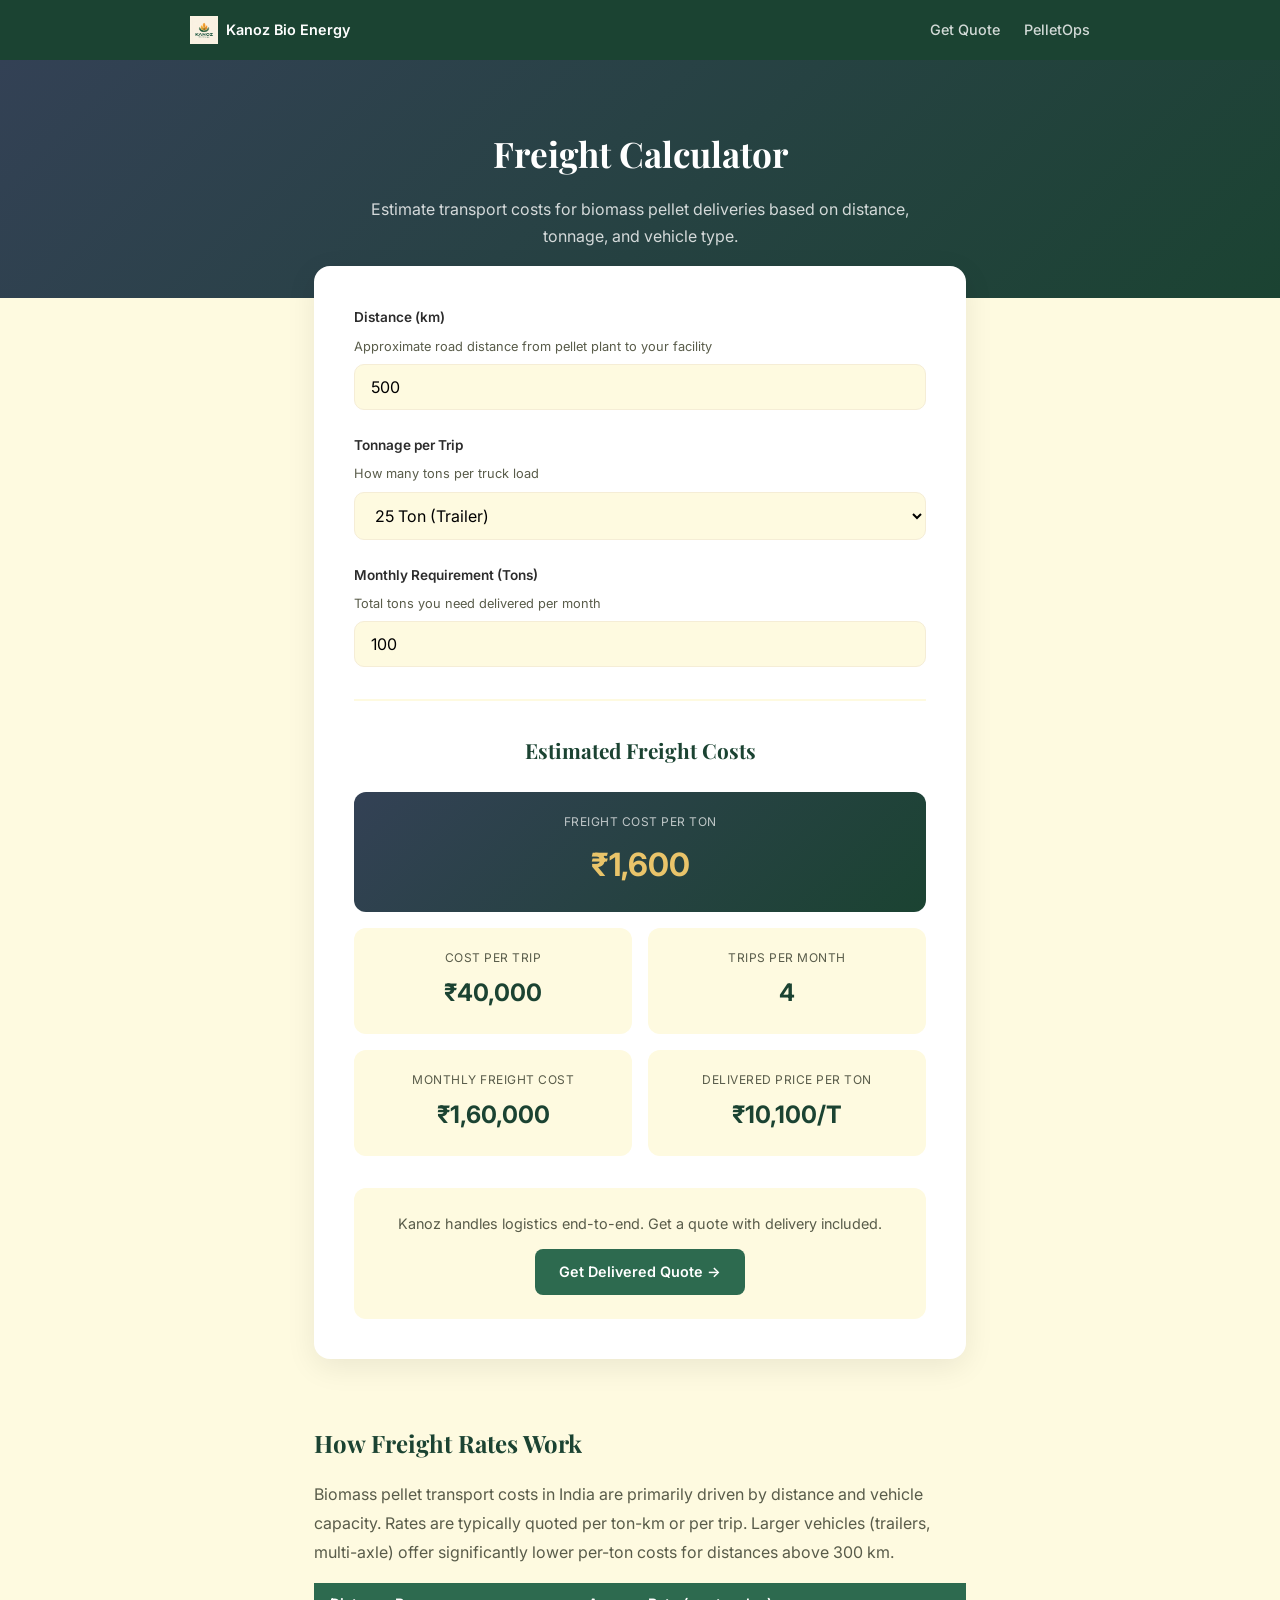
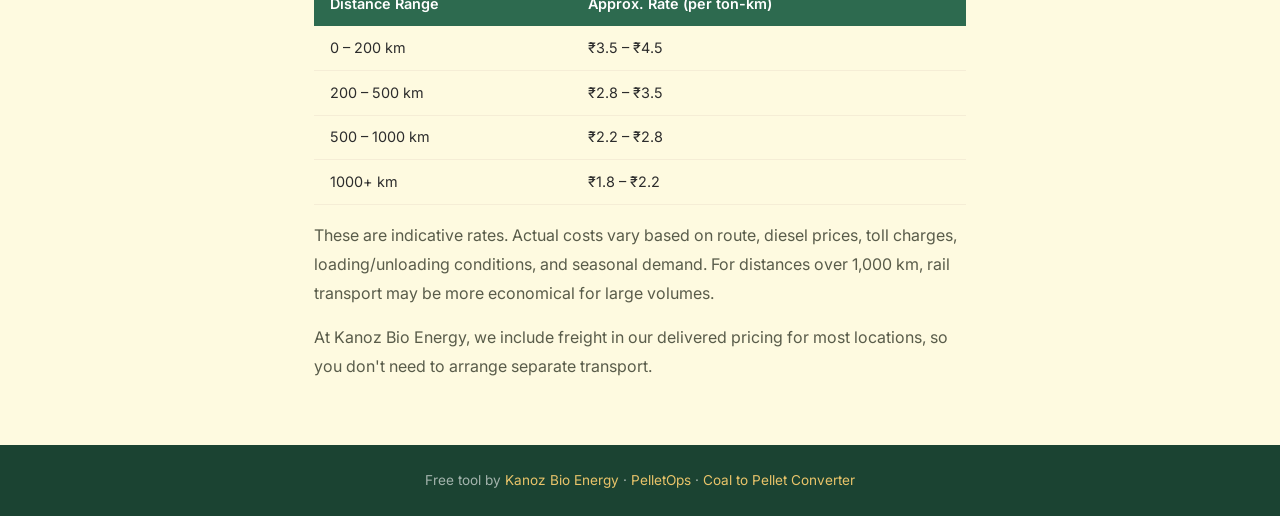
<file: tools/freight-calculator.html>
<!DOCTYPE html>
<html lang="en">
<head>
  <!-- Google Analytics (GA4) -->
  <script async src="https://www.googletagmanager.com/gtag/js?id=G-XXXXXXXXXX"></script>
  <script>window.dataLayer=window.dataLayer||[];function gtag(){dataLayer.push(arguments);}gtag('js',new Date());gtag('config','G-XXXXXXXXXX');</script>
  <meta charset="UTF-8">
  <meta name="viewport" content="width=device-width, initial-scale=1.0">
  <title>Biomass Pellet Freight Calculator | Free Tool — Kanoz Bio Energy</title>
  <meta name="description" content="Free freight cost estimator for biomass pellet deliveries across India. Calculate transport costs based on distance, tonnage, and truck type.">
  <meta name="keywords" content="biomass pellet freight cost, pellet transport calculator, biomass delivery cost India">
  <meta name="robots" content="index, follow">
  <meta name="theme-color" content="#1b4332">
  <meta property="og:title" content="Biomass Pellet Freight Calculator | Free Tool — Kanoz Bio Energy">
  <meta property="og:description" content="Free freight cost estimator for biomass pellet deliveries across India.">
  <meta property="og:type" content="website">
  <meta property="og:url" content="https://kanoz.in/tools/freight-calculator.html">
  <link rel="canonical" href="https://kanoz.in/tools/freight-calculator.html">
  <link rel="icon" type="image/png" href="../logo.png">
  <link href="https://fonts.googleapis.com/css2?family=Inter:wght@400;500;600;700&family=Playfair+Display:wght@600;700&display=swap" rel="stylesheet">
  <style>
    *, *::before, *::after { box-sizing: border-box; margin: 0; padding: 0; }
    :root {
      --green: #2d6a4f; --green-dark: #1b4332; --green-light: #40916c;
      --gold: #d4a373; --gold-light: #e9c46a;
      --cream: #fefae0; --cream-dark: #f5edd6;
      --white: #ffffff; --text: #2c2c2c; --text-light: #595c4a;
    }
    html { scroll-behavior: smooth; }
    body { font-family: 'Inter', system-ui, sans-serif; color: var(--text); background: var(--cream); line-height: 1.7; }
    a { text-decoration: none; color: inherit; }

    .tool-header {
      background: var(--green-dark);
      padding: 1rem 1.5rem;
    }
    .tool-header-inner {
      max-width: 900px;
      margin: 0 auto;
      display: flex;
      align-items: center;
      justify-content: space-between;
    }
    .tool-header a { color: var(--white); font-weight: 600; display: flex; align-items: center; gap: 0.5rem; font-size: 0.9rem; }
    .tool-header img { width: 28px; height: 28px; }
    .tool-header nav { display: flex; gap: 1.5rem; }
    .tool-header nav a { font-weight: 500; opacity: 0.8; }
    .tool-header nav a:hover { opacity: 1; }

    .tool-hero {
      background: linear-gradient(135deg, #334155, #1b4332);
      padding: 4rem 1.5rem 3rem;
      text-align: center;
      color: var(--white);
    }
    .tool-hero h1 {
      font-family: 'Playfair Display', Georgia, serif;
      font-size: 2.2rem;
      margin-bottom: 0.75rem;
    }
    .tool-hero p { opacity: 0.8; max-width: 550px; margin: 0 auto; }

    .tool-main {
      max-width: 700px;
      margin: -2rem auto 4rem;
      padding: 0 1.5rem;
    }
    .tool-card {
      background: var(--white);
      border-radius: 16px;
      padding: 2.5rem;
      box-shadow: 0 8px 30px rgba(0,0,0,0.08);
    }
    .tool-form-group {
      margin-bottom: 1.5rem;
    }
    .tool-form-group label {
      display: block;
      font-size: 0.85rem;
      font-weight: 600;
      color: var(--text);
      margin-bottom: 0.4rem;
    }
    .tool-form-group .hint {
      font-size: 0.8rem;
      color: var(--text-light);
      margin-bottom: 0.4rem;
    }
    .tool-form-group input, .tool-form-group select {
      width: 100%;
      padding: 0.75rem 1rem;
      border: 1.5px solid var(--cream-dark);
      border-radius: 10px;
      font-family: inherit;
      font-size: 1rem;
      background: var(--cream);
      outline: none;
      transition: border-color 0.2s;
    }
    .tool-form-group input:focus, .tool-form-group select:focus {
      border-color: var(--green);
      box-shadow: 0 0 0 3px rgba(45,106,79,0.1);
    }

    .tool-results {
      margin-top: 2rem;
      padding-top: 2rem;
      border-top: 2px solid var(--cream);
    }
    .tool-results h3 {
      font-family: 'Playfair Display', Georgia, serif;
      font-size: 1.3rem;
      color: var(--green-dark);
      margin-bottom: 1.5rem;
      text-align: center;
    }
    .result-grid {
      display: grid;
      grid-template-columns: repeat(2, 1fr);
      gap: 1rem;
    }
    .result-card {
      background: var(--cream);
      border-radius: 12px;
      padding: 1.25rem;
      text-align: center;
    }
    .result-card.highlight {
      background: linear-gradient(135deg, #334155, #1b4332);
      color: var(--white);
      grid-column: 1 / -1;
    }
    .result-label {
      font-size: 0.75rem;
      text-transform: uppercase;
      letter-spacing: 0.5px;
      color: var(--text-light);
      margin-bottom: 0.3rem;
    }
    .result-card.highlight .result-label { color: rgba(255,255,255,0.7); }
    .result-value {
      font-size: 1.5rem;
      font-weight: 700;
      color: var(--green-dark);
    }
    .result-card.highlight .result-value {
      color: var(--gold-light);
      font-size: 2rem;
    }

    .tool-cta {
      text-align: center;
      margin-top: 2rem;
      padding: 1.5rem;
      background: var(--cream);
      border-radius: 12px;
    }
    .tool-cta p { color: var(--text-light); font-size: 0.9rem; margin-bottom: 0.75rem; }
    .tool-cta a {
      display: inline-flex;
      align-items: center;
      gap: 0.5rem;
      padding: 0.7rem 1.5rem;
      background: var(--green);
      color: var(--white);
      border-radius: 8px;
      font-weight: 600;
      font-size: 0.9rem;
    }
    .tool-cta a:hover { background: var(--green-dark); }

    .tool-info {
      max-width: 700px;
      margin: 0 auto 4rem;
      padding: 0 1.5rem;
    }
    .tool-info h2 {
      font-family: 'Playfair Display', Georgia, serif;
      font-size: 1.5rem;
      color: var(--green-dark);
      margin-bottom: 1rem;
    }
    .tool-info p {
      color: var(--text-light);
      margin-bottom: 1rem;
      line-height: 1.8;
    }
    .rate-table {
      width: 100%;
      border-collapse: collapse;
      margin: 1rem 0;
      font-size: 0.9rem;
    }
    .rate-table th {
      background: var(--green);
      color: var(--white);
      padding: 0.6rem 1rem;
      text-align: left;
      font-weight: 600;
    }
    .rate-table td {
      padding: 0.6rem 1rem;
      border-bottom: 1px solid var(--cream-dark);
    }
    .rate-table tr:nth-child(even) { background: var(--cream); }

    .tool-footer {
      background: var(--green-dark);
      color: rgba(255,255,255,0.6);
      text-align: center;
      padding: 1.5rem;
      font-size: 0.85rem;
    }
    .tool-footer a { color: var(--gold-light); }

    @media (max-width: 600px) {
      .tool-hero h1 { font-size: 1.6rem; }
      .result-grid { grid-template-columns: 1fr; }
      .result-card.highlight { grid-column: auto; }
      .tool-card { padding: 1.5rem; }
    }
  </style>
</head>
<body>

  <header class="tool-header">
    <div class="tool-header-inner">
      <a href="../index.html">
        <img src="../logo.png" alt="Kanoz" width="28" height="28">
        Kanoz Bio Energy
      </a>
      <nav>
        <a href="../index.html#contact">Get Quote</a>
        <a href="../portal.html">PelletOps</a>
      </nav>
    </div>
  </header>

  <section class="tool-hero">
    <h1>Freight Calculator</h1>
    <p>Estimate transport costs for biomass pellet deliveries based on distance, tonnage, and vehicle type.</p>
  </section>

  <main class="tool-main">
    <div class="tool-card">
      <div class="tool-form-group">
        <label for="distance">Distance (km)</label>
        <div class="hint">Approximate road distance from pellet plant to your facility</div>
        <input type="number" id="distance" value="500" min="10" max="5000" placeholder="e.g. 500">
      </div>
      <div class="tool-form-group">
        <label for="tonnage">Tonnage per Trip</label>
        <div class="hint">How many tons per truck load</div>
        <select id="tonnage">
          <option value="9">9 Ton (Mini Truck / Eicher)</option>
          <option value="16">16 Ton (10-Wheeler)</option>
          <option value="21">21 Ton (12-Wheeler)</option>
          <option value="25" selected>25 Ton (Trailer)</option>
          <option value="30">30 Ton (Multi-Axle)</option>
        </select>
      </div>
      <div class="tool-form-group">
        <label for="monthlyTons">Monthly Requirement (Tons)</label>
        <div class="hint">Total tons you need delivered per month</div>
        <input type="number" id="monthlyTons" value="100" min="1" max="50000" placeholder="e.g. 100">
      </div>

      <div class="tool-results">
        <h3>Estimated Freight Costs</h3>
        <div class="result-grid">
          <div class="result-card highlight">
            <div class="result-label">Freight Cost per Ton</div>
            <div class="result-value" id="resCostPerTon">&#8377;0</div>
          </div>
          <div class="result-card">
            <div class="result-label">Cost per Trip</div>
            <div class="result-value" id="resCostPerTrip">&#8377;0</div>
          </div>
          <div class="result-card">
            <div class="result-label">Trips per Month</div>
            <div class="result-value" id="resTrips">0</div>
          </div>
          <div class="result-card">
            <div class="result-label">Monthly Freight Cost</div>
            <div class="result-value" id="resMonthlyCost">&#8377;0</div>
          </div>
          <div class="result-card">
            <div class="result-label">Delivered Price per Ton</div>
            <div class="result-value" id="resDeliveredPrice">&#8377;0</div>
          </div>
        </div>
      </div>

      <div class="tool-cta">
        <p>Kanoz handles logistics end-to-end. Get a quote with delivery included.</p>
        <a href="../index.html#contact">Get Delivered Quote &rarr;</a>
      </div>
    </div>
  </main>

  <section class="tool-info">
    <h2>How Freight Rates Work</h2>
    <p>Biomass pellet transport costs in India are primarily driven by distance and vehicle capacity. Rates are typically quoted per ton-km or per trip. Larger vehicles (trailers, multi-axle) offer significantly lower per-ton costs for distances above 300 km.</p>

    <table class="rate-table">
      <thead>
        <tr>
          <th>Distance Range</th>
          <th>Approx. Rate (per ton-km)</th>
        </tr>
      </thead>
      <tbody>
        <tr><td>0 – 200 km</td><td>&#8377;3.5 – &#8377;4.5</td></tr>
        <tr><td>200 – 500 km</td><td>&#8377;2.8 – &#8377;3.5</td></tr>
        <tr><td>500 – 1000 km</td><td>&#8377;2.2 – &#8377;2.8</td></tr>
        <tr><td>1000+ km</td><td>&#8377;1.8 – &#8377;2.2</td></tr>
      </tbody>
    </table>

    <p>These are indicative rates. Actual costs vary based on route, diesel prices, toll charges, loading/unloading conditions, and seasonal demand. For distances over 1,000 km, rail transport may be more economical for large volumes.</p>
    <p>At Kanoz Bio Energy, we include freight in our delivered pricing for most locations, so you don't need to arrange separate transport.</p>
  </section>

  <footer class="tool-footer">
    <p>Free tool by <a href="../index.html">Kanoz Bio Energy</a> &middot; <a href="../portal.html">PelletOps</a> &middot; <a href="coal-to-pellet.html">Coal to Pellet Converter</a></p>
  </footer>

  <script>
  (function() {
    var PELLET_BASE_PRICE = 8500;

    function getRate(distance) {
      if (distance <= 200) return 4.0;
      if (distance <= 500) return 3.2;
      if (distance <= 1000) return 2.5;
      return 2.0;
    }

    function calculate() {
      var distance = parseFloat(document.getElementById('distance').value) || 0;
      var tonnage = parseFloat(document.getElementById('tonnage').value) || 25;
      var monthlyTons = parseFloat(document.getElementById('monthlyTons').value) || 0;

      var rate = getRate(distance);
      var costPerTon = Math.round(rate * distance);
      var costPerTrip = Math.round(costPerTon * tonnage);
      var tripsPerMonth = Math.ceil(monthlyTons / tonnage);
      var monthlyCost = costPerTrip * tripsPerMonth;
      var deliveredPrice = PELLET_BASE_PRICE + costPerTon;

      document.getElementById('resCostPerTon').textContent = '\u20B9' + costPerTon.toLocaleString('en-IN');
      document.getElementById('resCostPerTrip').textContent = '\u20B9' + costPerTrip.toLocaleString('en-IN');
      document.getElementById('resTrips').textContent = tripsPerMonth;
      document.getElementById('resMonthlyCost').textContent = '\u20B9' + monthlyCost.toLocaleString('en-IN');
      document.getElementById('resDeliveredPrice').textContent = '\u20B9' + deliveredPrice.toLocaleString('en-IN') + '/T';
    }

    ['distance', 'tonnage', 'monthlyTons'].forEach(function(id) {
      document.getElementById(id).addEventListener('input', calculate);
      document.getElementById(id).addEventListener('change', calculate);
    });

    calculate();
  })();
  </script>

</body>
</html>
</file>
<file: pelletops-demo/assets/style.css>
:root{--color-kanoz-green: #2d6a4f;--color-kanoz-green-dark: #1b4332;--color-kanoz-green-light: #e8f0ec;--color-kanoz-green-50: #f0f5f2;--color-kanoz-accent: #d4a373;--color-kanoz-accent-light: #fefae0;--color-kanoz-red: #d32f2f;--color-kanoz-blue: #3182CE;--color-kanoz-navy: #1b4332;--color-kanoz-navy2: #2d6a4f;--color-kanoz-bg: #fefae0;--color-kanoz-bg2: #f5edd6;--color-kanoz-card: #FFFFFF;--color-kanoz-border: #e5ddd0;--color-kanoz-border-light: #f0ebe0;--color-kanoz-input: #fffdf5;--color-kanoz-text: #2c2c2c;--color-kanoz-text-secondary: #595c4a;--color-kanoz-text-tertiary: #8a8d7a;--color-kanoz-auto-bg: #e8f0ec;--color-kanoz-auto-text: #2d6a4f;--color-kanoz-auto-border: #b8d4c4}*{box-sizing:border-box;margin:0;padding:0}body{font-family:Inter,-apple-system,BlinkMacSystemFont,Segoe UI,Roboto,sans-serif;background:var(--color-kanoz-bg);color:var(--color-kanoz-text);-webkit-font-smoothing:antialiased}h1,h2,h3{font-family:Inter,-apple-system,BlinkMacSystemFont,Segoe UI,Roboto,sans-serif}html{background:#fff}html,body,#root{height:100vh;height:100dvh;overflow:hidden}input,select,textarea{font-size:16px!important;font-family:inherit;-webkit-appearance:none;appearance:none;box-sizing:border-box;max-width:100%}select{background-image:url("data:image/svg+xml,%3Csvg xmlns='http://www.w3.org/2000/svg' width='12' height='12' viewBox='0 0 24 24' fill='none' stroke='%23595c4a' stroke-width='2'%3E%3Cpath d='M6 9l6 6 6-6'/%3E%3C/svg%3E");background-repeat:no-repeat;background-position:right 12px center;padding-right:32px!important}input[type=number]::-webkit-inner-spin-button,input[type=number]::-webkit-outer-spin-button{-webkit-appearance:none;margin:0}input[type=number]{-moz-appearance:textfield}.app-shell{width:100%;max-width:480px}@media(min-width:768px){.app-shell{max-width:760px}}@media(min-width:1100px){.app-shell{max-width:900px}}.bottom-nav{position:fixed;bottom:0;left:50%;transform:translate(-50%);width:100%;max-width:480px;z-index:40;background:#fff;border-top:1px solid #e5ddd0;padding-bottom:env(safe-area-inset-bottom,0px)}.nav-spacer{height:calc(60px + env(safe-area-inset-bottom,0px));flex-shrink:0}::-webkit-scrollbar{width:0}input:focus,select:focus,textarea:focus{border-color:var(--color-kanoz-green)!important;outline:none;box-shadow:0 0 0 3px #2d6a4f1f}.login-input::placeholder{color:#ffffff40}.login-input:focus{border-color:#2d6a4f!important;background:#ffffff1a!important;box-shadow:0 0 0 3px #2d6a4f40!important}@media(min-width:768px){.bottom-nav{max-width:760px}}@media(min-width:1100px){.bottom-nav{max-width:900px}}.tile-grid{display:grid;grid-template-columns:1fr 1fr;gap:10px}@media(min-width:768px){.tile-grid{grid-template-columns:repeat(3,1fr)}}@media(min-width:1100px){.tile-grid{grid-template-columns:repeat(4,1fr)}}
</file>
